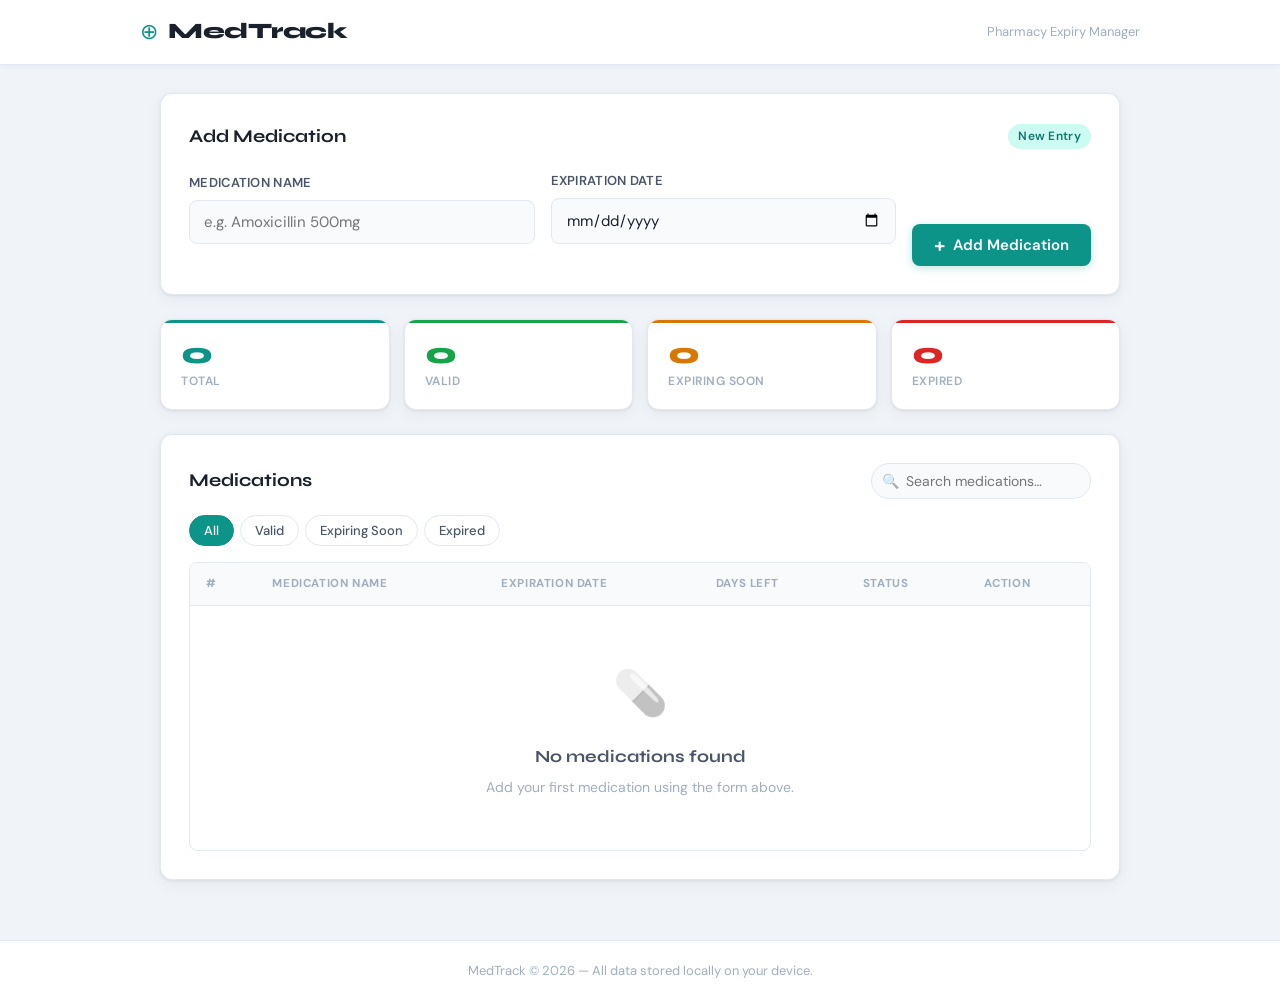
<file: index.html>
<!DOCTYPE html>
<html lang="en">
<head>
  <meta charset="UTF-8" />
  <meta name="viewport" content="width=device-width, initial-scale=1.0" />
  <title>MedTrack — Medication Expiry Manager</title>
  <link rel="stylesheet" href="style.css" />
  <link rel="preconnect" href="https://fonts.googleapis.com" />
  <link href="https://fonts.googleapis.com/css2?family=DM+Sans:wght@300;400;500;600&family=Syne:wght@700;800&display=swap" rel="stylesheet" />
</head>
<body>

  <!-- ═══════════════════════════════════════════
       HEADER
  ═══════════════════════════════════════════ -->
  <header class="site-header">
    <div class="header-inner">
      <div class="logo">
        <span class="logo-icon">⊕</span>
        <span class="logo-text">MedTrack</span>
      </div>
      <p class="header-sub">Pharmacy Expiry Manager</p>
    </div>
  </header>

  <!-- ═══════════════════════════════════════════
       ALERT BANNER (shown when expired/expiring soon meds exist)
  ═══════════════════════════════════════════ -->
  <div id="alert-banner" class="alert-banner hidden" role="alert" aria-live="polite">
    <span class="alert-icon">⚠</span>
    <span id="alert-text"></span>
    <button class="alert-close" onclick="dismissBanner()" aria-label="Dismiss">✕</button>
  </div>

  <!-- ═══════════════════════════════════════════
       MAIN CONTENT
  ═══════════════════════════════════════════ -->
  <main class="main-container">

    <!-- ADD MEDICATION CARD -->
    <section class="add-card" aria-label="Add Medication">
      <div class="card-header">
        <h2 class="card-title">Add Medication</h2>
        <span class="card-pill">New Entry</span>
      </div>

      <div class="form-row">
        <!-- Medication Name -->
        <div class="field-group">
          <label for="med-name" class="field-label">Medication Name</label>
          <input
            type="text"
            id="med-name"
            class="field-input"
            placeholder="e.g. Amoxicillin 500mg"
            autocomplete="off"
            maxlength="80"
          />
          <span class="field-error" id="name-error"></span>
        </div>

        <!-- Expiration Date -->
        <div class="field-group">
          <label for="exp-date" class="field-label">Expiration Date</label>
          <input
            type="date"
            id="exp-date"
            class="field-input"
          />
          <span class="field-error" id="date-error"></span>
        </div>

        <!-- Submit Button -->
        <div class="field-group field-btn">
          <button id="add-btn" class="btn-primary" onclick="addMedication()">
            <span class="btn-icon">+</span> Add Medication
          </button>
        </div>
      </div>
    </section>

    <!-- STATS ROW -->
    <section class="stats-row" aria-label="Summary statistics">
      <div class="stat-card stat-total">
        <span class="stat-num" id="stat-total">0</span>
        <span class="stat-label">Total</span>
      </div>
      <div class="stat-card stat-valid">
        <span class="stat-num" id="stat-valid">0</span>
        <span class="stat-label">Valid</span>
      </div>
      <div class="stat-card stat-soon">
        <span class="stat-num" id="stat-soon">0</span>
        <span class="stat-label">Expiring Soon</span>
      </div>
      <div class="stat-card stat-expired">
        <span class="stat-num" id="stat-expired">0</span>
        <span class="stat-label">Expired</span>
      </div>
    </section>

    <!-- MEDICATIONS LIST -->
    <section class="list-section" aria-label="Medications list">
      <div class="list-header">
        <h2 class="card-title">Medications</h2>
        <!-- Search / Filter -->
        <div class="search-wrap">
          <span class="search-icon">🔍</span>
          <input
            type="text"
            id="search-input"
            class="search-input"
            placeholder="Search medications…"
            oninput="renderList()"
            aria-label="Search medications"
          />
        </div>
      </div>

      <!-- Filter tabs -->
      <div class="filter-tabs" role="tablist" aria-label="Filter by status">
        <button class="tab active" data-filter="all"    onclick="setFilter(this)" role="tab">All</button>
        <button class="tab"        data-filter="valid"  onclick="setFilter(this)" role="tab">Valid</button>
        <button class="tab"        data-filter="soon"   onclick="setFilter(this)" role="tab">Expiring Soon</button>
        <button class="tab"        data-filter="expired"onclick="setFilter(this)" role="tab">Expired</button>
      </div>

      <!-- Table -->
      <div class="table-wrap">
        <table class="med-table" aria-label="Medication list">
          <thead>
            <tr>
              <th>#</th>
              <th>Medication Name</th>
              <th>Expiration Date</th>
              <th>Days Left</th>
              <th>Status</th>
              <th>Action</th>
            </tr>
          </thead>
          <tbody id="med-tbody">
            <!-- Rows injected by JS -->
          </tbody>
        </table>

        <!-- Empty state -->
        <div id="empty-state" class="empty-state hidden">
          <div class="empty-icon">💊</div>
          <p class="empty-title">No medications found</p>
          <p class="empty-sub">Add your first medication using the form above.</p>
        </div>
      </div>
    </section>

  </main>

  <!-- ═══════════════════════════════════════════
       FOOTER
  ═══════════════════════════════════════════ -->
  <footer class="site-footer">
    <p>MedTrack &copy; <span id="year"></span> — All data stored locally on your device.</p>
  </footer>

  <!-- Toast notification -->
  <div id="toast" class="toast hidden" role="status" aria-live="polite"></div>

  <script src="script.js"></script>
</body>
</html>
</file>
<file: style.css>
/* ════════════════════════════════════════════════════════
   MedTrack — style.css
   Aesthetic: Clinical-clean, soft medical, precision layout
   ════════════════════════════════════════════════════════ */

/* ── CSS Variables ─────────────────────────────────────── */
:root {
  --bg:          #f0f4f8;
  --surface:     #ffffff;
  --surface-2:   #f8fafc;
  --border:      #e2e8f0;
  --border-soft: #edf2f7;

  --teal:        #0d9488;
  --teal-light:  #ccfbf1;
  --teal-dark:   #0f766e;

  --text-primary:   #1a202c;
  --text-secondary: #4a5568;
  --text-muted:     #a0aec0;

  --green:       #16a34a;
  --green-bg:    #dcfce7;
  --orange:      #d97706;
  --orange-bg:   #fef3c7;
  --red:         #dc2626;
  --red-bg:      #fee2e2;

  --radius:      12px;
  --radius-sm:   8px;
  --shadow:      0 1px 3px rgba(0,0,0,.07), 0 4px 16px rgba(0,0,0,.05);
  --shadow-md:   0 4px 24px rgba(0,0,0,.10);
  --transition:  .18s ease;

  --font-display: 'Syne', sans-serif;
  --font-body:    'DM Sans', sans-serif;
}

/* ── Reset & Base ──────────────────────────────────────── */
*, *::before, *::after { box-sizing: border-box; margin: 0; padding: 0; }

html { scroll-behavior: smooth; }

body {
  font-family: var(--font-body);
  background: var(--bg);
  color: var(--text-primary);
  min-height: 100vh;
  font-size: 15px;
  line-height: 1.6;
}

/* ── Utility ───────────────────────────────────────────── */
.hidden { display: none !important; }

/* ── Header ────────────────────────────────────────────── */
.site-header {
  background: var(--surface);
  border-bottom: 1px solid var(--border);
  padding: 0 24px;
  position: sticky;
  top: 0;
  z-index: 100;
  box-shadow: 0 1px 8px rgba(0,0,0,.05);
}

.header-inner {
  max-width: 1000px;
  margin: 0 auto;
  display: flex;
  align-items: center;
  justify-content: space-between;
  height: 64px;
}

.logo {
  display: flex;
  align-items: center;
  gap: 10px;
}

.logo-icon {
  font-size: 22px;
  color: var(--teal);
  line-height: 1;
}

.logo-text {
  font-family: var(--font-display);
  font-size: 22px;
  font-weight: 800;
  color: var(--text-primary);
  letter-spacing: -.5px;
}

.header-sub {
  font-size: 13px;
  color: var(--text-muted);
  font-weight: 400;
}

/* ── Alert Banner ──────────────────────────────────────── */
.alert-banner {
  display: flex;
  align-items: center;
  gap: 12px;
  padding: 12px 24px;
  background: #fffbeb;
  border-bottom: 2px solid #fcd34d;
  color: #78350f;
  font-size: 14px;
  font-weight: 500;
  animation: slideDown .3s ease;
}

.alert-banner.has-expired {
  background: #fff1f2;
  border-color: #fca5a5;
  color: #7f1d1d;
}

@keyframes slideDown {
  from { transform: translateY(-100%); opacity: 0; }
  to   { transform: translateY(0);     opacity: 1; }
}

.alert-icon { font-size: 18px; flex-shrink: 0; }

#alert-text { flex: 1; }

.alert-close {
  background: none;
  border: none;
  cursor: pointer;
  font-size: 16px;
  color: inherit;
  opacity: .6;
  padding: 2px 6px;
  border-radius: 4px;
  transition: opacity var(--transition);
}
.alert-close:hover { opacity: 1; }

/* ── Main Container ────────────────────────────────────── */
.main-container {
  max-width: 1000px;
  margin: 0 auto;
  padding: 28px 20px 60px;
  display: flex;
  flex-direction: column;
  gap: 24px;
}

/* ── Cards ─────────────────────────────────────────────── */
.add-card, .list-section {
  background: var(--surface);
  border-radius: var(--radius);
  border: 1px solid var(--border);
  padding: 28px;
  box-shadow: var(--shadow);
}

.card-header {
  display: flex;
  align-items: center;
  justify-content: space-between;
  margin-bottom: 20px;
}

.card-title {
  font-family: var(--font-display);
  font-size: 18px;
  font-weight: 700;
  color: var(--text-primary);
}

.card-pill {
  background: var(--teal-light);
  color: var(--teal-dark);
  font-size: 12px;
  font-weight: 600;
  padding: 3px 10px;
  border-radius: 999px;
  letter-spacing: .3px;
}

/* ── Form Row ──────────────────────────────────────────── */
.form-row {
  display: grid;
  grid-template-columns: 1fr 1fr auto;
  gap: 16px;
  align-items: end;
}

.field-group {
  display: flex;
  flex-direction: column;
  gap: 6px;
}

.field-label {
  font-size: 13px;
  font-weight: 600;
  color: var(--text-secondary);
  letter-spacing: .3px;
  text-transform: uppercase;
}

.field-input {
  padding: 11px 14px;
  border: 1.5px solid var(--border);
  border-radius: var(--radius-sm);
  font-family: var(--font-body);
  font-size: 15px;
  color: var(--text-primary);
  background: var(--surface-2);
  outline: none;
  transition: border-color var(--transition), box-shadow var(--transition), background var(--transition);
  width: 100%;
}

.field-input:focus {
  border-color: var(--teal);
  background: #fff;
  box-shadow: 0 0 0 3px rgba(13,148,136,.12);
}

.field-input.error {
  border-color: var(--red);
  box-shadow: 0 0 0 3px rgba(220,38,38,.10);
}

.field-error {
  font-size: 12px;
  color: var(--red);
  min-height: 16px;
  display: block;
}

/* ── Primary Button ────────────────────────────────────── */
.btn-primary {
  display: inline-flex;
  align-items: center;
  gap: 8px;
  padding: 11px 22px;
  background: var(--teal);
  color: #fff;
  border: none;
  border-radius: var(--radius-sm);
  font-family: var(--font-body);
  font-size: 15px;
  font-weight: 600;
  cursor: pointer;
  white-space: nowrap;
  transition: background var(--transition), transform var(--transition), box-shadow var(--transition);
  box-shadow: 0 2px 8px rgba(13,148,136,.25);
}

.btn-primary:hover {
  background: var(--teal-dark);
  transform: translateY(-1px);
  box-shadow: 0 4px 16px rgba(13,148,136,.35);
}

.btn-primary:active {
  transform: translateY(0);
}

.btn-icon {
  font-size: 20px;
  line-height: 1;
}

/* ── Stats Row ─────────────────────────────────────────── */
.stats-row {
  display: grid;
  grid-template-columns: repeat(4, 1fr);
  gap: 14px;
}

.stat-card {
  background: var(--surface);
  border-radius: var(--radius);
  border: 1px solid var(--border);
  padding: 18px 20px;
  box-shadow: var(--shadow);
  display: flex;
  flex-direction: column;
  gap: 4px;
  position: relative;
  overflow: hidden;
  transition: transform var(--transition);
}

.stat-card::before {
  content: '';
  position: absolute;
  top: 0; left: 0; right: 0;
  height: 3px;
}

.stat-total::before  { background: var(--teal); }
.stat-valid::before  { background: var(--green); }
.stat-soon::before   { background: var(--orange); }
.stat-expired::before{ background: var(--red); }

.stat-card:hover { transform: translateY(-2px); }

.stat-num {
  font-family: var(--font-display);
  font-size: 30px;
  font-weight: 800;
  line-height: 1;
}

.stat-total  .stat-num { color: var(--teal); }
.stat-valid  .stat-num { color: var(--green); }
.stat-soon   .stat-num { color: var(--orange); }
.stat-expired .stat-num{ color: var(--red); }

.stat-label {
  font-size: 12px;
  font-weight: 600;
  color: var(--text-muted);
  text-transform: uppercase;
  letter-spacing: .5px;
}

/* ── List Section ──────────────────────────────────────── */
.list-header {
  display: flex;
  align-items: center;
  justify-content: space-between;
  margin-bottom: 16px;
  flex-wrap: wrap;
  gap: 12px;
}

/* ── Search ─────────────────────────────────────────────── */
.search-wrap {
  position: relative;
  display: flex;
  align-items: center;
}

.search-icon {
  position: absolute;
  left: 11px;
  font-size: 14px;
  pointer-events: none;
  opacity: .5;
}

.search-input {
  padding: 8px 14px 8px 34px;
  border: 1.5px solid var(--border);
  border-radius: 999px;
  font-family: var(--font-body);
  font-size: 14px;
  color: var(--text-primary);
  background: var(--surface-2);
  outline: none;
  width: 220px;
  transition: border-color var(--transition), box-shadow var(--transition), width var(--transition);
}

.search-input:focus {
  border-color: var(--teal);
  box-shadow: 0 0 0 3px rgba(13,148,136,.10);
  width: 270px;
}

/* ── Filter Tabs ───────────────────────────────────────── */
.filter-tabs {
  display: flex;
  gap: 6px;
  margin-bottom: 16px;
  flex-wrap: wrap;
}

.tab {
  padding: 6px 14px;
  border: 1.5px solid var(--border);
  border-radius: 999px;
  background: none;
  font-family: var(--font-body);
  font-size: 13px;
  font-weight: 500;
  color: var(--text-secondary);
  cursor: pointer;
  transition: all var(--transition);
}

.tab:hover {
  border-color: var(--teal);
  color: var(--teal);
}

.tab.active {
  background: var(--teal);
  border-color: var(--teal);
  color: #fff;
}

/* ── Table ─────────────────────────────────────────────── */
.table-wrap {
  overflow-x: auto;
  border-radius: var(--radius-sm);
  border: 1px solid var(--border);
}

.med-table {
  width: 100%;
  border-collapse: collapse;
  font-size: 14px;
}

.med-table thead {
  background: var(--surface-2);
  border-bottom: 1px solid var(--border);
}

.med-table th {
  padding: 12px 16px;
  text-align: left;
  font-size: 11.5px;
  font-weight: 700;
  color: var(--text-muted);
  text-transform: uppercase;
  letter-spacing: .6px;
  white-space: nowrap;
}

.med-table td {
  padding: 14px 16px;
  border-bottom: 1px solid var(--border-soft);
  color: var(--text-primary);
  vertical-align: middle;
}

.med-table tbody tr {
  transition: background var(--transition);
}

.med-table tbody tr:last-child td {
  border-bottom: none;
}

.med-table tbody tr:hover {
  background: var(--surface-2);
}

/* Row tint by status */
.med-table tbody tr.row-expired  { background: #fff8f8; }
.med-table tbody tr.row-expired:hover { background: #fff0f0; }
.med-table tbody tr.row-soon     { background: #fffdf5; }
.med-table tbody tr.row-soon:hover   { background: #fff8e7; }

.med-name {
  font-weight: 600;
  color: var(--text-primary);
}

.med-date {
  font-variant-numeric: tabular-nums;
  color: var(--text-secondary);
}

.days-left {
  font-variant-numeric: tabular-nums;
  font-weight: 500;
}

.days-left.negative { color: var(--red); }
.days-left.warning  { color: var(--orange); }
.days-left.positive { color: var(--green); }

/* ── Status Badges ─────────────────────────────────────── */
.badge {
  display: inline-flex;
  align-items: center;
  gap: 5px;
  padding: 3px 10px;
  border-radius: 999px;
  font-size: 12px;
  font-weight: 600;
  letter-spacing: .3px;
  white-space: nowrap;
}

.badge-valid {
  background: var(--green-bg);
  color: #14532d;
}

.badge-soon {
  background: var(--orange-bg);
  color: #78350f;
}

.badge-expired {
  background: var(--red-bg);
  color: #7f1d1d;
}

/* ── Delete Button ─────────────────────────────────────── */
.btn-delete {
  background: none;
  border: 1.5px solid var(--border);
  border-radius: var(--radius-sm);
  padding: 5px 10px;
  font-size: 13px;
  color: var(--text-muted);
  cursor: pointer;
  transition: all var(--transition);
  display: inline-flex;
  align-items: center;
  gap: 4px;
}

.btn-delete:hover {
  background: var(--red-bg);
  border-color: var(--red);
  color: var(--red);
}

/* ── Empty State ───────────────────────────────────────── */
.empty-state {
  text-align: center;
  padding: 52px 20px;
}

.empty-icon {
  font-size: 44px;
  margin-bottom: 14px;
  filter: grayscale(1);
  opacity: .4;
}

.empty-title {
  font-family: var(--font-display);
  font-size: 17px;
  font-weight: 700;
  color: var(--text-secondary);
  margin-bottom: 6px;
}

.empty-sub {
  font-size: 14px;
  color: var(--text-muted);
}

/* ── Toast ─────────────────────────────────────────────── */
.toast {
  position: fixed;
  bottom: 28px;
  right: 28px;
  background: #1a202c;
  color: #fff;
  padding: 12px 20px;
  border-radius: var(--radius-sm);
  font-size: 14px;
  font-weight: 500;
  box-shadow: var(--shadow-md);
  z-index: 1000;
  animation: toastIn .25s ease;
  max-width: 320px;
}

.toast.toast-success { background: var(--teal-dark); }
.toast.toast-error   { background: var(--red); }

@keyframes toastIn {
  from { transform: translateY(12px); opacity: 0; }
  to   { transform: translateY(0);    opacity: 1; }
}

/* ── Footer ────────────────────────────────────────────── */
.site-footer {
  text-align: center;
  padding: 20px;
  font-size: 13px;
  color: var(--text-muted);
  border-top: 1px solid var(--border);
  background: var(--surface);
}

/* ── Row entry animation ───────────────────────────────── */
@keyframes rowIn {
  from { opacity: 0; transform: translateY(8px); }
  to   { opacity: 1; transform: translateY(0); }
}

.med-table tbody tr {
  animation: rowIn .2s ease both;
}

/* ══════════════════════════════════════════════════════════
   RESPONSIVE
══════════════════════════════════════════════════════════ */
@media (max-width: 700px) {
  .form-row {
    grid-template-columns: 1fr;
  }

  .field-btn { align-items: stretch; }
  .btn-primary { justify-content: center; }

  .stats-row {
    grid-template-columns: repeat(2, 1fr);
  }

  .list-header {
    flex-direction: column;
    align-items: flex-start;
  }

  .search-input { width: 100%; }
  .search-wrap  { width: 100%; }

  .add-card, .list-section { padding: 20px 16px; }

  .med-table th:nth-child(4),
  .med-table td:nth-child(4) { display: none; } /* hide "Days Left" on mobile */

  .header-sub { display: none; }
}

@media (max-width: 420px) {
  .stats-row { grid-template-columns: repeat(2, 1fr); }
  .logo-text { font-size: 18px; }
}
</file>
